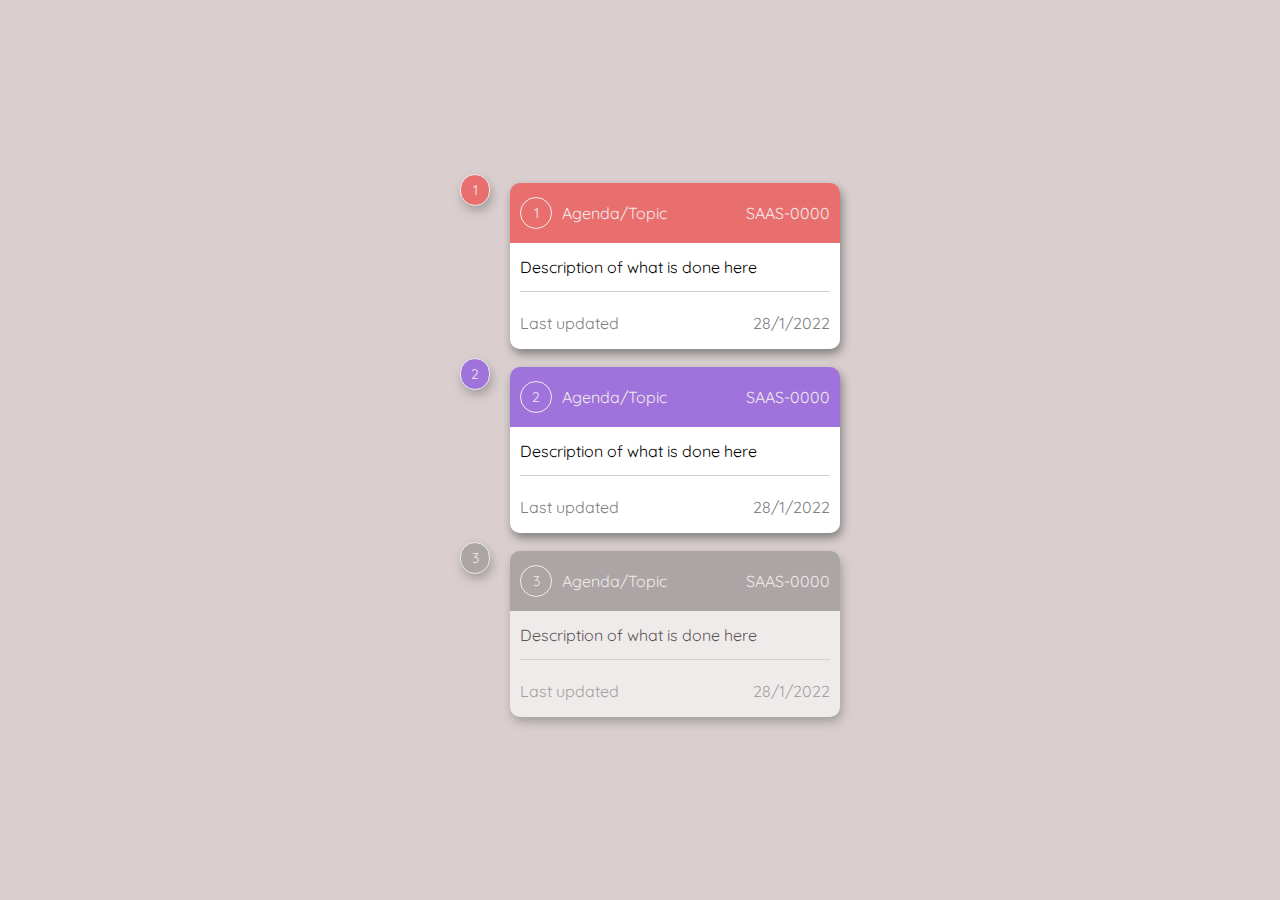
<file: cards/card01/index.html>
<!DOCTYPE html>
<html lang="en">

<head>
    <meta charset="UTF-8">
    <meta http-equiv="X-UA-Compatible" content="IE=edge">
    <meta name="viewport" content="width=device-width, initial-scale=1.0">
    <title>Document</title>
    <link rel="stylesheet" href="style.css">
</head>

<!--
    https://www.figma.com/community/file/890570146439157834

    Jira Helper Cards
    by Idan Arbel
-->

<body>
    <div class="main-container">
        <div class="wrapper">
            <div class="disc shadowy margin20 red">1</div>
            <div class="card shadowy smooth-border">
                <div class="card-top smooth-border-top red">
                    <span class="flex-fix">
                        <p class="disc">1</p>
                        <p class="xt-margin-left">Agenda/Topic</p>
                    </span>

                    <span>
                        <p>SAAS-0000</p>
                    </span>

                </div>

                <div class="card-middle">
                    <div class="xt-space"></div>
                    <p>Description of what is done here</p>
                    <div class="xt-space"></div>
                </div>

                <div class="card-bottom smooth-border-bottom">
                    <p class="faded">Last updated</p>
                    <p class="faded">28/1/2022</p>
                </div>
            </div>
        </div>


        <div class="wrapper">
            <div class="disc shadowy margin20 purple">2</div>
            <div class="card shadowy smooth-border">
                <div class="card-top smooth-border-top purple">
                    <span class="flex-fix">
                        <p class="disc">2</p>
                        <p class="xt-margin-left">Agenda/Topic</p>
                    </span>

                    <span>
                        <p>SAAS-0000</p>
                    </span>

                </div>

                <div class="card-middle">
                    <div class="xt-space"></div>
                    <p>Description of what is done here</p>
                    <div class="xt-space"></div>
                </div>

                <div class="card-bottom smooth-border-bottom">
                    <p class="faded">Last updated</p>
                    <p class="faded">28/1/2022</p>
                </div>
            </div>
        </div>


        <div class="wrapper">
            <div class="disc shadowy margin20 gray">3</div>
            <div class="card shadowy smooth-border gray">
                <div class="card-top smooth-border-top">
                    <span class="flex-fix">
                        <p class="disc">3</p>
                        <p class="xt-margin-left">Agenda/Topic</p>
                    </span>

                    <span>
                        <p>SAAS-0000</p>
                    </span>

                </div>

                <div class="card-middle">
                    <div class="xt-space"></div>
                    <p>Description of what is done here</p>
                    <div class="xt-space"></div>
                </div>

                <div class="card-bottom smooth-border-bottom">
                    <p class="faded">Last updated</p>
                    <p class="faded">28/1/2022</p>
                </div>
            </div>
        </div>
    </div>

</body>

</html>
</file>
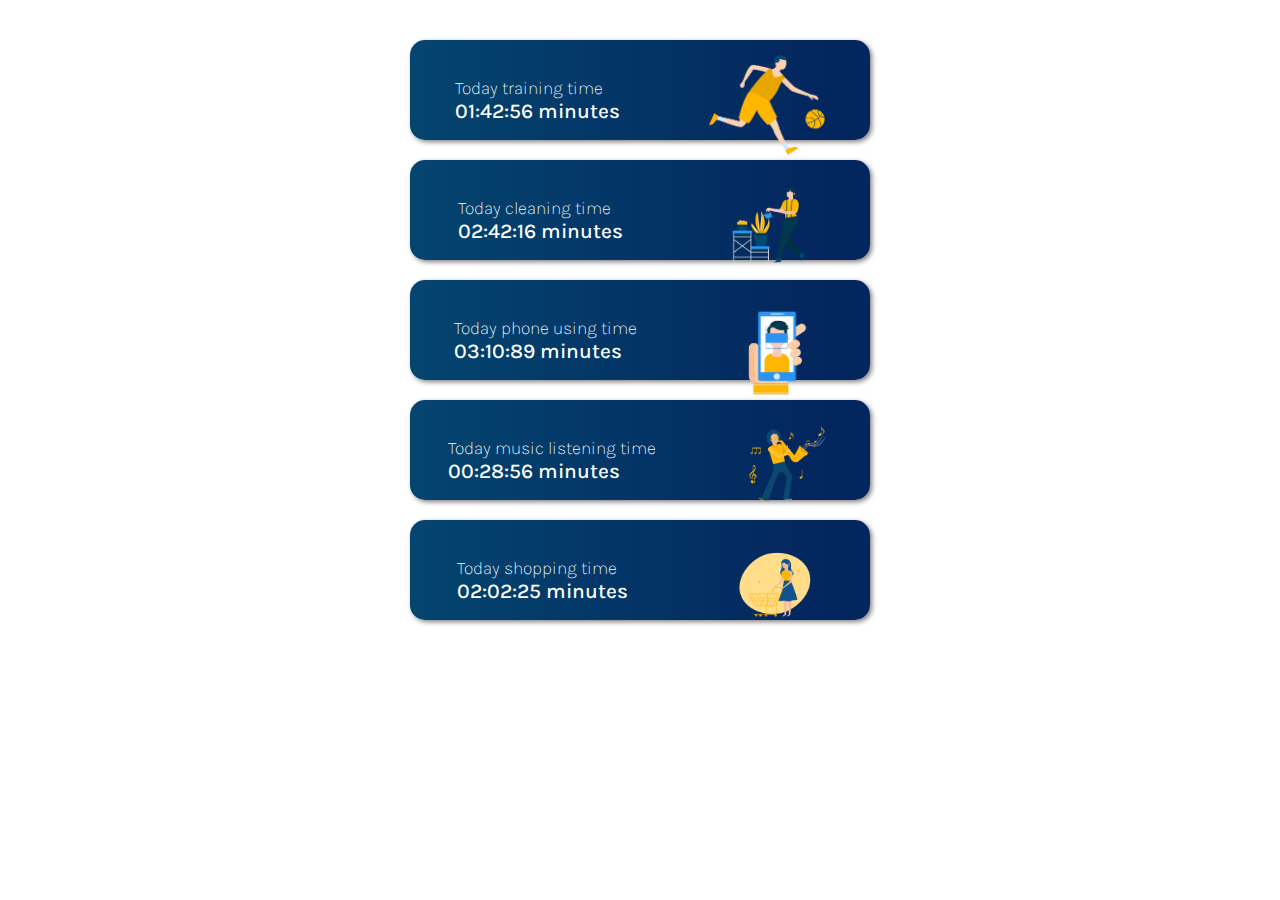
<file: cards/card02/index.html>
<!DOCTYPE html>
<html lang="en">
<head>
    <meta charset="UTF-8">
    <meta http-equiv="X-UA-Compatible" content="IE=edge">
    <meta name="viewport" content="width=device-width, initial-scale=1.0">
    <title>Cards02</title>
    <link rel="stylesheet" href="style.css">
</head>

<!-- 
    https://www.figma.com/community/file/777205710295345433

-->

<body>
    <div class="main-container">
        <div class="small-container">
            <div class="card"> <!-- card start -->
                <div class="content">
                <h3>Today training time</h3>
                <p>01:42:56 minutes</p>
                </div>

                <div>
                    <img src="img/basketball-player.png">
                </div>
            </div> <!-- card end -->

            <div class="card"> <!-- card start -->
                <div class="content">
                <h3>Today cleaning time</h3>
                <p>02:42:16 minutes</p>
                </div>

                <div>
                    <img src="img/girl-and-plants.png">
                </div>
            </div> <!-- card end -->

            <div class="card"> <!-- card start -->
                <div class="content">
                <h3>Today phone using time</h3>
                <p>03:10:89 minutes</p>
                </div>

                <div>
                    <img src="img/face-id.png">
                </div>
            </div> <!-- card end -->

            <div class="card"> <!-- card start -->
                <div class="content">
                <h3>Today music listening time</h3>
                <p>00:28:56 minutes</p>
                </div>

                <div>
                    <img src="img/musician.png">
                </div>
            </div> <!-- card end -->

            <div class="card"> <!-- card start -->
                <div class="content">
                <h3>Today shopping time</h3>
                <p>02:02:25 minutes</p>
                </div>

                <div>
                    <img src="img/shopping.png">
                </div>
            </div> <!-- card end -->
        </div>
    </div>
    
</body>
</html>
</file>
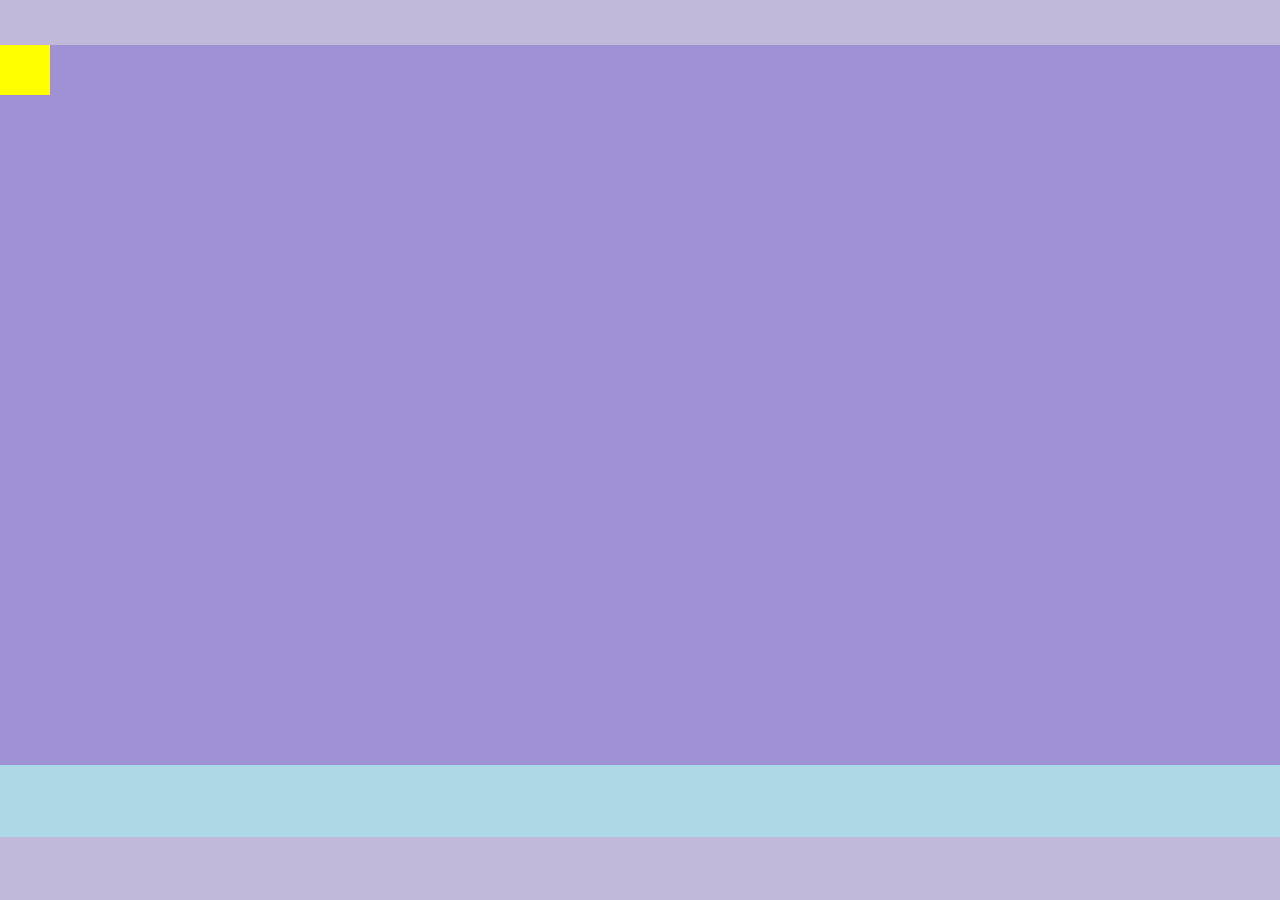
<file: interactive/js01/index.html>
<!DOCTYPE html>
<html lang="en">

<head>
    <meta charset="UTF-8">
    <meta http-equiv="X-UA-Compatible" content="IE=edge">
    <meta name="viewport" content="width=device-width, initial-scale=1.0">
    <title>Js01</title>
    <link rel="stylesheet" href="style.css">
    <script src="script.js"></script>
</head>

<body>
    <div id="container" class="container">
        <div id="item" class="container__item">
        </div>
       
    </div>
    <div class="container__footer">

    </div>
</body>

</html>
</file>
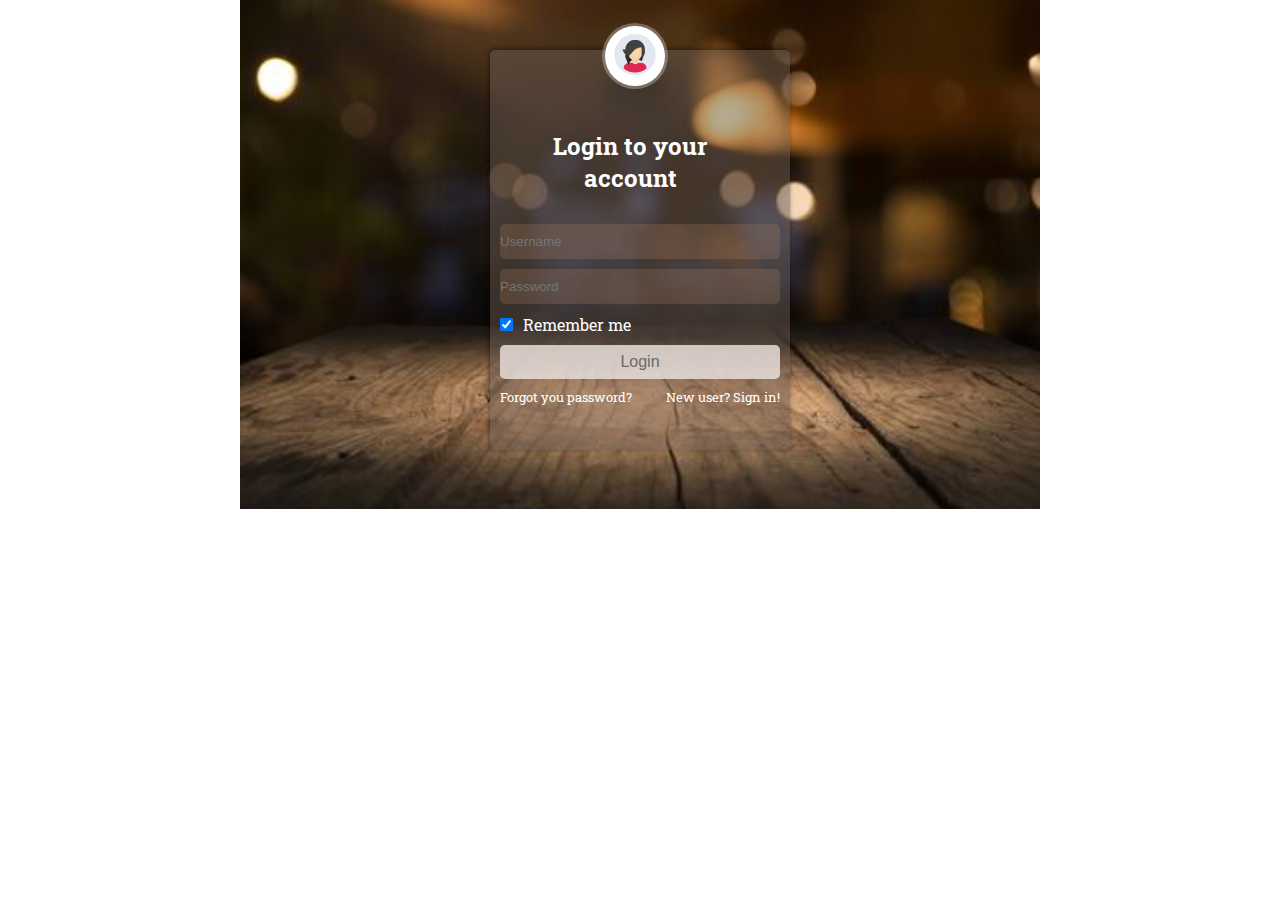
<file: login/login01/index.html>
<!DOCTYPE html>
<html lang="pt-br">
<head>
    <meta charset="UTF-8">
    <meta http-equiv="X-UA-Compatible" content="IE=edge">
    <meta name="viewport" content="width=device-width, initial-scale=1.0">
    <title>Transparent login</title>
    <link rel="stylesheet" href="style.css">
</head>
<!--

    awesome-login-pages #27
-->

<body>
   
    <div class="container">

        <form action="#" method="get" >
            <img class="profile" src="img/profile.jpg">
            <img class="shadow"></span>
            <label class="presentation">Login to your account</label>
           
            <div class="main">
            <input type="text" placeholder="Username" required>
            <input type="password" placeholder="Password" required>
            <label><input class="ckeck" type="checkbox" checked>Remember me</label>
            <button type="submit">Login</button>
            </div>

            <div class="links-container">
                <a href="#">Forgot you password?</a>
                <a href="#">New user? Sign in!</a>
            </div>
        </form>

    </div>
    
</body>
</html>
</file>
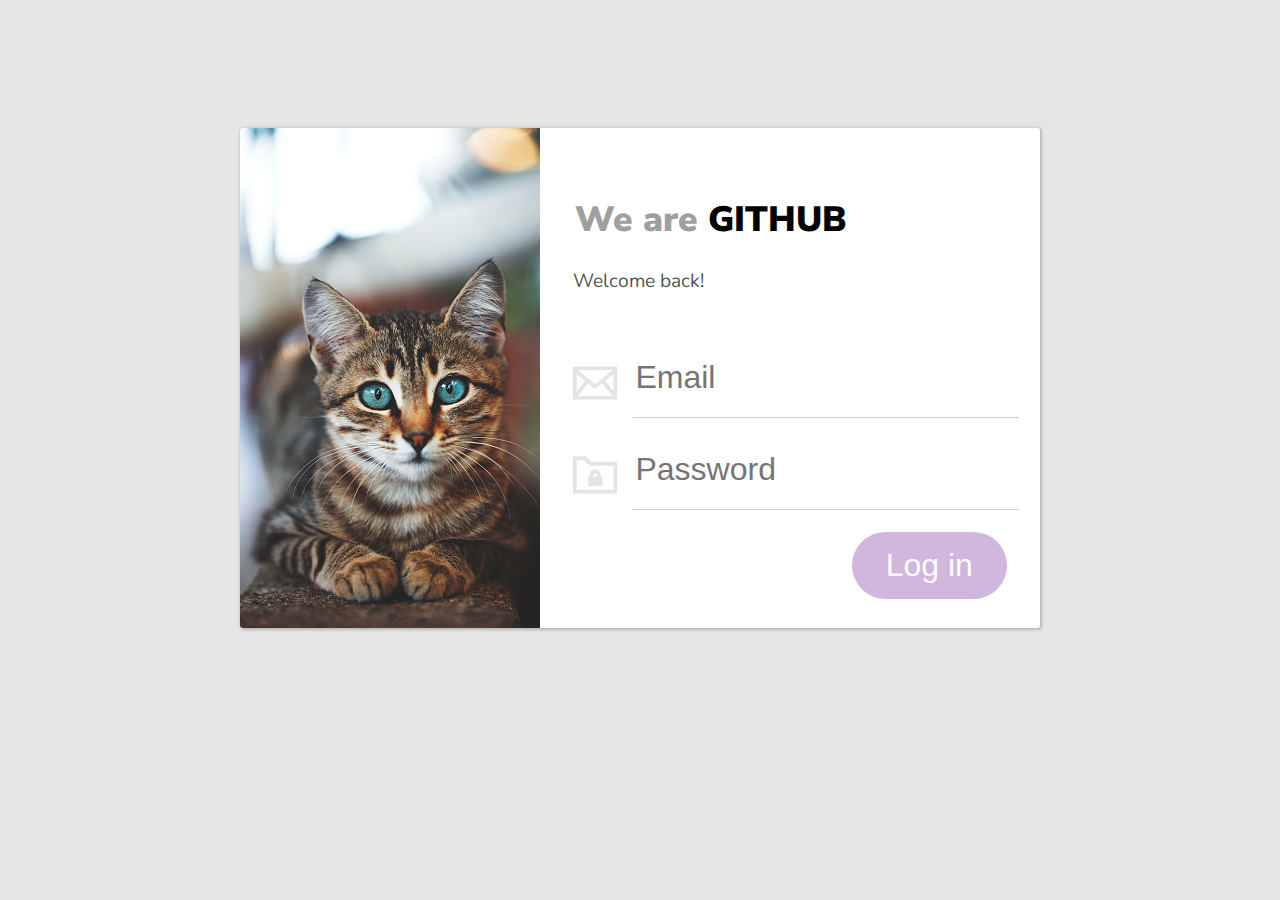
<file: login/login02/index.html>
<!DOCTYPE html>
<html lang="pt-br">
<head>
    <meta charset="UTF-8">
    <meta http-equiv="X-UA-Compatible" content="IE=edge">
    <meta name="viewport" content="width=device-width, initial-scale=1.0">
    <title>Login page 02</title>
    <link rel="stylesheet" href="style.css">
</head>
<body>

    <!-- https://github.com/CarlosDiones96/awesome-login-pages/blob/main/login-form-v23/screenshot.png -->

    <div class="container">
        <form>
            <div class="form-background">

            </div>

            <div class="form-controls">
                <fieldset>
                    <legend>We are <span>Github</span></legend>
                    <p>Welcome back!</p>

                    <div>
                        <svg class="styled-svg" xmlns="http://www.w3.org/2000/svg" width="50" height="50" viewBox="0 0 24 24"><path d="M0 3v18h24v-18h-24zm6.623 7.929l-4.623 5.712v-9.458l4.623 3.746zm-4.141-5.929h19.035l-9.517 7.713-9.518-7.713zm5.694 7.188l3.824 3.099 3.83-3.104 5.612 6.817h-18.779l5.513-6.812zm9.208-1.264l4.616-3.741v9.348l-4.616-5.607z"/></svg>
                        <label for="email"><input id="email" type="email" placeholder="Email" required></label>
                    </div>

                    <div>
                        <svg class="styled-svg" width="50" height="50" viewBox="0 0 24 24" xmlns="http://www.w3.org/2000/svg" fill-rule="evenodd" clip-rule="evenodd"><path d="M24 22h-24v-20h7c1.695 1.942 2.371 3 4 3h13v17zm-17.917-18h-4.083v16h20v-13h-11c-2.339 0-3.537-1.388-4.917-3zm9.917 14h-8v-5h1v-1c0-1.656 1.344-3 3-3s3 1.344 3 3v1h1v5zm-5-6v1h2v-1c0-.552-.448-1-1-1s-1 .448-1 1z"/></svg>
                        <label for="password"><input id="password" type="password" placeholder="Password" required></label>
                    </div>

                    <input type="submit" value="Log in">
                </fieldset>
            </div>
        </form>
    </div>
    
</body>
</html>
</file>
<file: cards/card01/style.css>
@import url('https://fonts.googleapis.com/css2?family=Quicksand:wght@500&display=swap');

/*
font-family: 'Quicksand', sans-serif;


*/

html, body{
    font-family: 'Quicksand', sans-serif;
    margin: 0;
    padding: 0;
}



.main-container{
    height: 100vh;
    width: 100%;
    display: flex;
    flex-flow: column nowrap;
    justify-content: center;
    align-items: center;
    align-self:center;
    justify-self: center;
    background:rgb(218, 206, 206); /*test*/
}

.wrapper{
    box-sizing: border-box;
    display: flex;
    flex-flow: row nowrap;
    align-items: center;
    justify-content: center;
    height: 184px;
    width:400px;
    background:transparent; /*test*/
}

/*================ COLORS =======================*/
.red{
    background: rgb(243, 49, 49);
    opacity: 0.6;
}

.purple{
    background: rgb(122, 54, 230);
    opacity: 0.6;
}

.gray{
    background: rgb(143, 138, 138);
    opacity: 0.6;
}

.disc{
    height: 30px;
    width:30px;
    text-align: center;
    border-radius: 50px;
    border: 1.4px solid white;
    align-self: flex-start;
    line-height: 30px;
    font-size:14px;

}

.margin20{
    margin: 0 20px auto;
}

.shadowy{
    box-shadow: 2px 5px 10px gray;
}

.faded{
    color: gray;
}

.smooth-border{
    border-radius: 10px;
}

.smooth-border-top{
    border-top-left-radius: 10px;
    border-top-right-radius: 10px;
}

.smooth-border-bottom{
    border-bottom-left-radius:10px;
    border-bottom-right-radius: 10px;
}

.disc, .card-top{
    color: white;
}

.card{
    height:90%;
    width:85%;
    display: flex;
    flex-flow: column nowrap;
}

.flex-fix{
    display: flex;
    align-items: center;
    
}

.xt-margin-left{
    margin-left: 10px;
}

.card-top, .card-bottom{
    display: flex;
    justify-content: space-between;
    align-items:center;
    padding: 0 10px;
}


.card-middle, .card-bottom{
    background: white;
}

.card-middle{
    display: flex;
    flex-flow: row nowrap;
    justify-items: center;
    justify-content: flex-start;
    box-sizing: border-box;
}

.card-middle p{
    width: 310px;
    justify-self: flex-start;
    border-bottom: 1px solid rgb(218, 206, 206);
    margin-top: 0;
    margin-bottom: 5px;
    line-height: 3;
    box-sizing: border-box;
}

.xt-space{
    background:white;
    display: flex;
    width: 10px;
}
</file>
<file: cards/card02/style.css>
@import url('https://fonts.googleapis.com/css2?family=Karla:wght@200;400;600&display=swap');

/*

font-family: 'Karla', sans-serif;

*/

body{
    margin:0;
    padding:0;
    box-sizing: border-box;
    font-family:'Karla', sans-serif;
    display: flex;
    justify-content:center;
}


h3{
    font-size:1.1rem;
    font-weight:200;
}

p{
    font-size:1.3rem;
    font-weight:500;
}

h3, p{
    color: white;
    line-height:0.1;
}
.main-container{
    height: 660px;
    width:500px;
    background:white;

    display: flex;
    align-items: center;
    justify-content:space-between;

    box-sizing: border-box;
    padding:20px;
}

.small-container{
    height:100%;
    width:100%;
    display: flex;
    flex-flow: column nowrap;
    justify-content: space-evenly;
}

.card{
    width:100%;
    height: 100px;
    background: rgb(4,69,111);
    background: linear-gradient(90deg, rgba(4,69,111,1) 0%, rgba(3,38,94,1) 90%);

    display: flex;
    align-items:flex-start;
    justify-content: space-around;

    border-radius:15px;
    box-shadow: 2px 2px 5px gray;
}

.content{
    box-sizing: border-box;
    padding:30px 0 0;

}

.card div img{
    height: 100px;
    position: relative;
    top: 15px;
}
</file>
<file: interactive/js01/style.css>
body{
    margin: 0;
    padding: 0;
    margin: 5vh 0 0;
    background: rgb(192, 185, 218);
    box-sizing: border-box;
}

.container{
    width: 100%;
    height: 80vh;
    background-color: rgba(127, 105, 206, 0.5);
}

.container__item{
    height: 50px;
    width: 50px;
    background: yellow;
}

.container__footer{
    height: 8vh;
    margin-bottom: 0;
    width: 100%;
    background-color: lightblue;
}
</file>
<file: login/login01/style.css>
@import url('https://fonts.googleapis.com/css2?family=Roboto+Slab:wght@400;700&display=swap');
/*
font-family: 'Roboto Slab', serif;
*/


body{
    margin: 0;
    padding:0;
    display:flex;
    justify-content:center;
    font-family: 'Roboto Slab', serif;
}

form{
    box-sizing: border-box;
    height:400px;
    width:300px;
    background:rgba(105, 90, 82, 0.5);
    margin:50px auto;
    border-radius: 5px;
    box-shadow: -1px -1px 5px rgba(0, 0, 0, 0.5);
}

input{
    background:rgba(170, 127, 98, 0.26);
    border-radius:5px;
    border:none;
    margin:10px 10px;
}

.container{
    box-sizing: border-box;
    height:600px;
    width:800px;
    background-image: url("img/background.png");
    background-repeat: no-repeat;
    background-size:contain; 
}

.profile{
    height:60px;
    width:60px;
    border-radius: 40px;
    position:relative;
    top:-30px;
    left:115px;
    z-index:10;
}

.shadow{
    background:rgba(245, 245, 245, 0.3);
    padding:33px;
    border-radius:40px;
    position: relative;
    z-index:9;
    top:-27px;
    left:48px;
}

.presentation{
    font-size: 1.5rem;
    color:white;
    display:inline-block;
    text-align:center;
    margin:0 40px 10px;
    width:200px;
    font-weight:700;
}

.main{
    display: flex;
    flex-flow: column nowrap;
}

.links-container{
    display: flex;
    justify-content: space-between;
}

a{
    font-size: 0.8rem;
    text-decoration: none;
}

label, input, a{
    padding: 10px 0;
    color: white;
}

button{
    border-radius:5px;
    font-size:1rem;
    padding:8px;
    border:none;
    background:rgba(233, 225, 220, 0.836);
    color:dimgray;
}

button, a, input:last-of-type{
    margin:0 10px;
}
</file>
<file: login/login02/style.css>
@import url('https://fonts.googleapis.com/css2?family=Nunito+Sans:wght@600;900&display=swap');

/*

font-family: 'Nunito Sans', sans-serif; (600 / 900)

*/

html, body{
    margin: 0;
    padding: 0;
    box-sizing: border-box;
    font-family: 'Nunito Sans', sans-serif;
}

body{
    background: rgba(0, 0, 0, 0.1);
}

*, *::before, *::after{
    box-sizing: border-box;
}

form{
    height: 500px;
    width: 800px;
    margin: 8rem auto 0;
    display: flex;
    flex-flow: row nowrap;

    box-shadow: 1px 1px 3px 1px rgba(0, 0, 0, 0.2);
    border-radius:0.2rem;
}

legend{
    font-size: 2.2rem;
    font-weight:900;
    color:rgba(0, 0, 0, 0.4);
}


span{
    text-transform:uppercase;
    color: black;
}

p{
    font-size:1.2rem;
    color:rgba(0, 0, 0, 0.7);
    margin-bottom: 4rem;
}

.form-background{
    background-image: url("img/little-cat.jpg");
    height:100%;
    width: 300px;
    border-bottom-left-radius:0.2rem;
    border-top-left-radius:0.2rem;
}

.form-controls{
    height: 100%;
    width:500px;
    background: white;
    display: flex;
    flex-flow: column nowrap;
    padding:1.2rem;
    border-bottom-right-radius:0.2rem;
    border-top-right-radius:0.2rem;
}

fieldset{
    margin-top: 3rem;
    border: none;
}

fieldset > div{
    display: flex;
    flex-flow: row nowrap;
    margin-top:2rem;
    align-items:flex-start;
}

input[type=email], input[type=password], input[type=submit]{
    font-size: 2rem;
}

input[type=email], input[type=password]{
    width:99%;
    border-bottom: 1px solid rgba(0, 0, 0, 0.2);
    border-top: none;
    border-left: none;
    border-right: none;
    padding-bottom: 1.3rem;
    margin-left:1rem;
}

input[type=submit]{
    float: right;
    margin-top: 1.4rem;
    padding:0.8rem 2rem;
    border-radius:3rem;
    border:2px solid transparent;
    background-color: rgba(104, 12, 146, 0.3);
    color: rgba(255, 255, 255, 1);
}

input[type=submit]:hover{
    border:2px solid rgb(85, 8, 185);
    cursor: pointer;
}

.styled-svg{
    opacity: 0.1;
}
</file>
